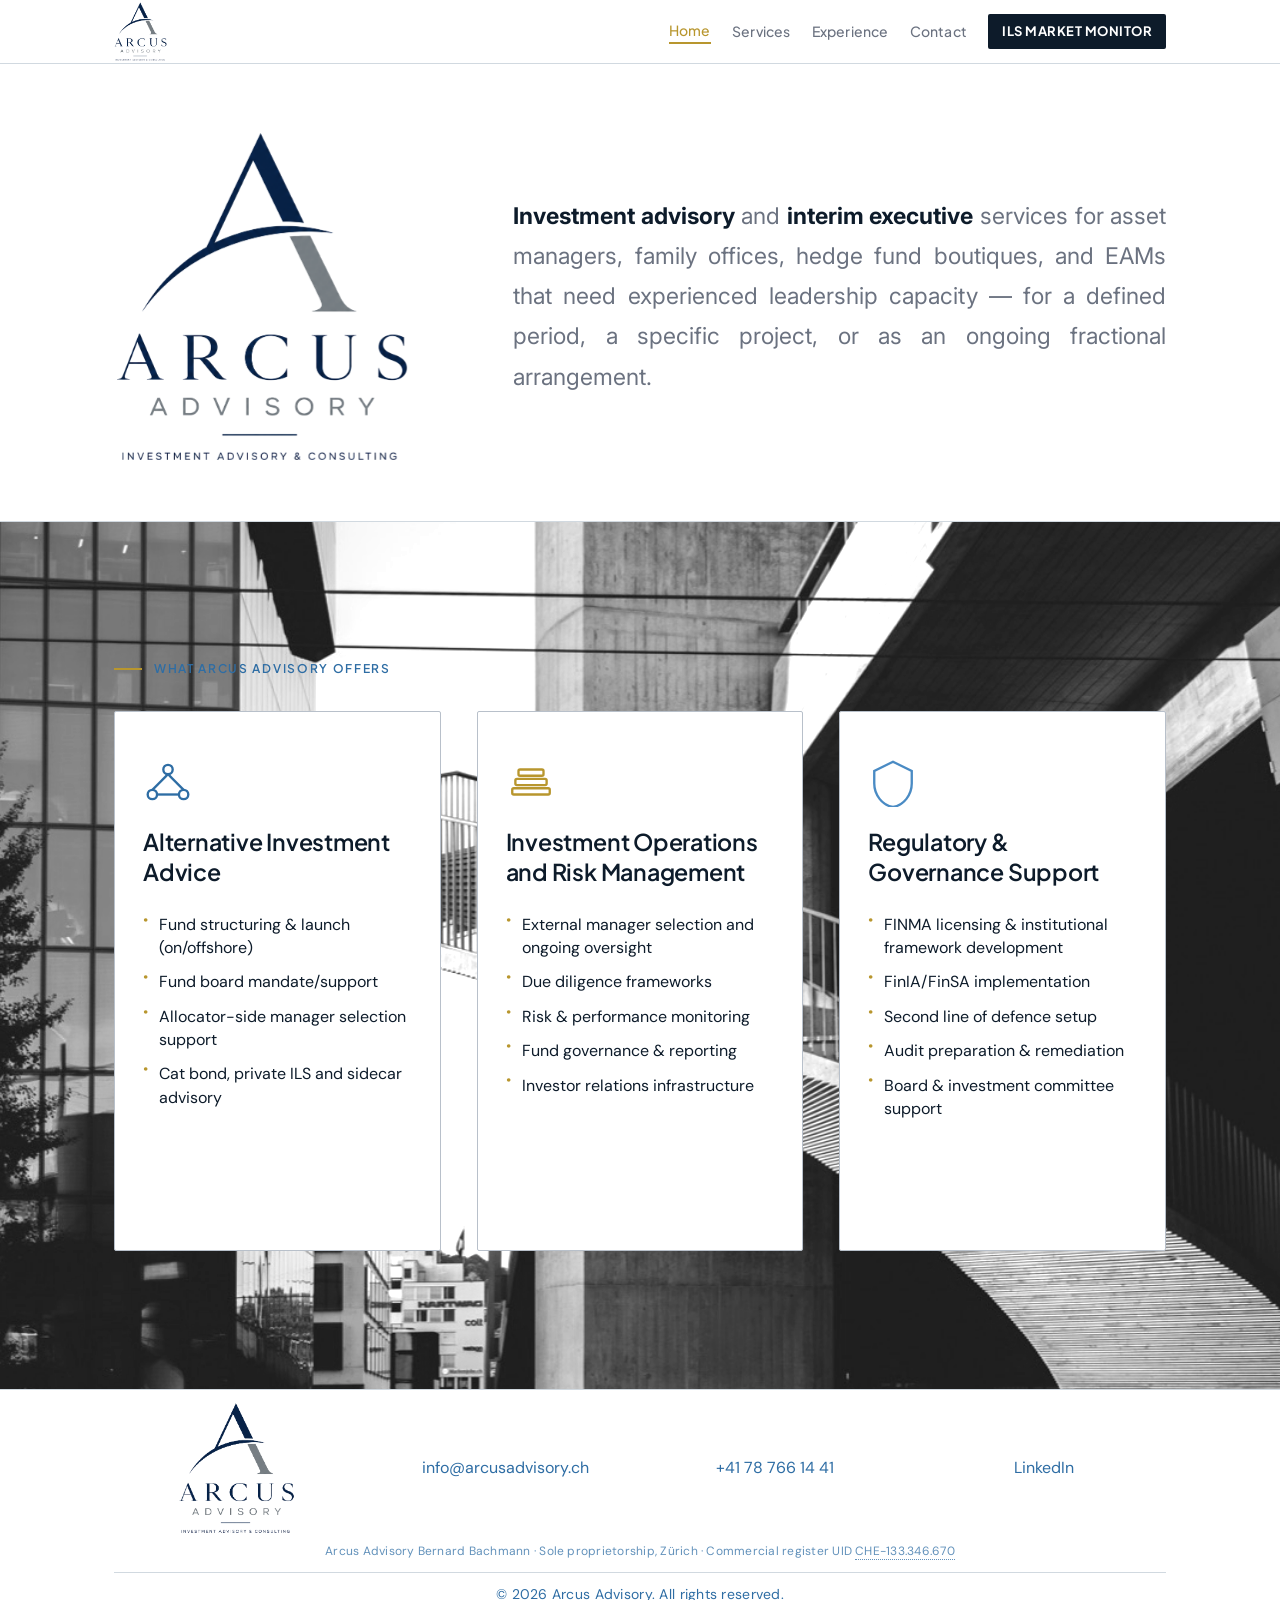
<file: index.html>
<!DOCTYPE html>
<html lang="en">
<head>
  <meta charset="UTF-8">
  <meta name="viewport" content="width=device-width, initial-scale=1.0">
  <meta name="description" content="Arcus Advisory — Investment advisory and interim executive services for asset managers, family offices, and EAMs in Switzerland.">
  <title>Arcus Advisory</title>
  <link rel="stylesheet" href="style.css">
</head>
<body>

  <header class="site-header">
    <div class="header-inner">
      <a href="index.html" class="logo-link" aria-label="Arcus Advisory — Home">
        <img src="arcus-logo.png" alt="Arcus Advisory" class="logo"
             onerror="this.style.display='none'; this.nextElementSibling.style.display='block';">
        <span class="logo-fallback" style="display:none;">Arcus Advisory</span>
      </a>
      <nav class="site-nav" aria-label="Main navigation">
        <a href="index.html" class="active">Home</a>
        <a href="services.html">Services</a>
        <a href="cv.html">Experience</a>
        <a href="contact.html">Contact</a>
        <a href="/ils-monitor" class="nav-cta" target="_blank" rel="noopener noreferrer">ILS Market Monitor</a>
      </nav>
    </div>
  </header>

  <main>

    <section class="hero hero-clean">
      <div class="container hero-inner">
        <div class="hero-logo-col">
          <img src="arcus-logo.png" alt="Arcus Advisory" class="hero-logo"
               onerror="this.style.display='none'; this.nextElementSibling.style.display='block';">
          <span class="hero-logo-fallback" style="display:none;">Arcus Advisory</span>
        </div>
        <div class="hero-content-col">
          <p class="hero-intro">
            <strong class="hero-emphasis">Investment advisory</strong> and <strong class="hero-emphasis">interim executive</strong> services for asset managers, family offices, hedge fund boutiques, and EAMs that need experienced leadership capacity — for a defined period, a specific project, or as an ongoing fractional arrangement.
          </p>
        </div>
      </div>
    </section>

    <section class="offer-section offer-section--bg">
      <div class="container">
        <p class="section-label">What Arcus Advisory Offers</p>
        <div class="offer-grid">

          <div class="offer-col">
            <svg class="offer-icon" viewBox="0 0 32 32" fill="none" stroke="currentColor" stroke-width="1.5" aria-hidden="true">
              <circle cx="16" cy="8" r="3"/>
              <circle cx="6" cy="24" r="3"/>
              <circle cx="26" cy="24" r="3"/>
              <line x1="16" y1="11" x2="6" y2="21"/>
              <line x1="16" y1="11" x2="26" y2="21"/>
              <line x1="9" y1="24" x2="23" y2="24"/>
            </svg>
            <h3>Alternative Investment Advice</h3>
            <ul>
              <li>Fund structuring &amp; launch (on/offshore)</li>
              <li>Fund board mandate/support</li>
              <li>Allocator-side manager selection support</li>
              <li>Cat bond, private ILS and sidecar advisory</li>
            </ul>
          </div>

          <div class="offer-col">
            <svg class="offer-icon" viewBox="0 0 32 32" fill="none" stroke="currentColor" stroke-width="1.5" aria-hidden="true">
              <rect x="4" y="20" width="24" height="4" rx="1"/>
              <rect x="6" y="14" width="20" height="4" rx="1"/>
              <rect x="8" y="8" width="16" height="4" rx="1"/>
            </svg>
            <h3><span class="offer-title-keep">Investment Operations</span> and Risk Management</h3>
            <ul>
              <li>External manager selection and ongoing oversight</li>
              <li>Due diligence frameworks</li>
              <li>Risk &amp; performance monitoring</li>
              <li>Fund governance &amp; reporting</li>
              <li>Investor relations infrastructure</li>
            </ul>
          </div>

          <div class="offer-col">
            <svg class="offer-icon" viewBox="0 0 32 32" fill="none" stroke="currentColor" stroke-width="1.5" aria-hidden="true">
              <path d="M16 3L4 9v8c0 7.2 5.1 13.9 12 15 6.9-1.1 12-7.8 12-15V9L16 3z"/>
            </svg>
            <h3>Regulatory &amp; Governance Support</h3>
            <ul>
              <li>FINMA licensing &amp; institutional framework development</li>
              <li>FinIA/FinSA implementation</li>
              <li>Second line of defence setup</li>
              <li>Audit preparation &amp; remediation</li>
              <li>Board &amp; investment committee support</li>
            </ul>
          </div>

        </div>
      </div>
    </section>

  </main>

  <footer class="site-footer">
    <div class="container">
      <div class="footer-grid footer-grid--home">
        <div class="footer-item footer-logo">
          <img src="arcus-logo.png" alt="Arcus Advisory" class="logo"
               onerror="this.style.display='none'; this.nextElementSibling.style.display='block';">
          <span class="logo-fallback" style="display:none;">Arcus Advisory</span>
        </div>
        <div class="footer-item">
          <a href="mailto:info@arcusadvisory.ch">info@arcusadvisory.ch</a>
        </div>
        <div class="footer-item">
          <a href="tel:+41787661441">+41 78 766 14 41</a>
        </div>
        <div class="footer-item">
          <a href="https://www.linkedin.com/in/bernard-bachmann/" target="_blank" rel="noopener noreferrer">LinkedIn</a>
        </div>
      </div>
      <div class="footer-legal">
        <p>Arcus Advisory Bernard Bachmann · Sole proprietorship, Zürich · Commercial register UID <a href="https://www.uid.admin.ch/Detail.aspx?uid_id=CHE133346670" target="_blank" rel="noopener noreferrer">CHE-133.346.670</a></p>
      </div>
      <div class="footer-bottom">
        <p>© 2026 Arcus Advisory. All rights reserved.</p>
      </div>
    </div>
  </footer>

</body>
</html>
</file>
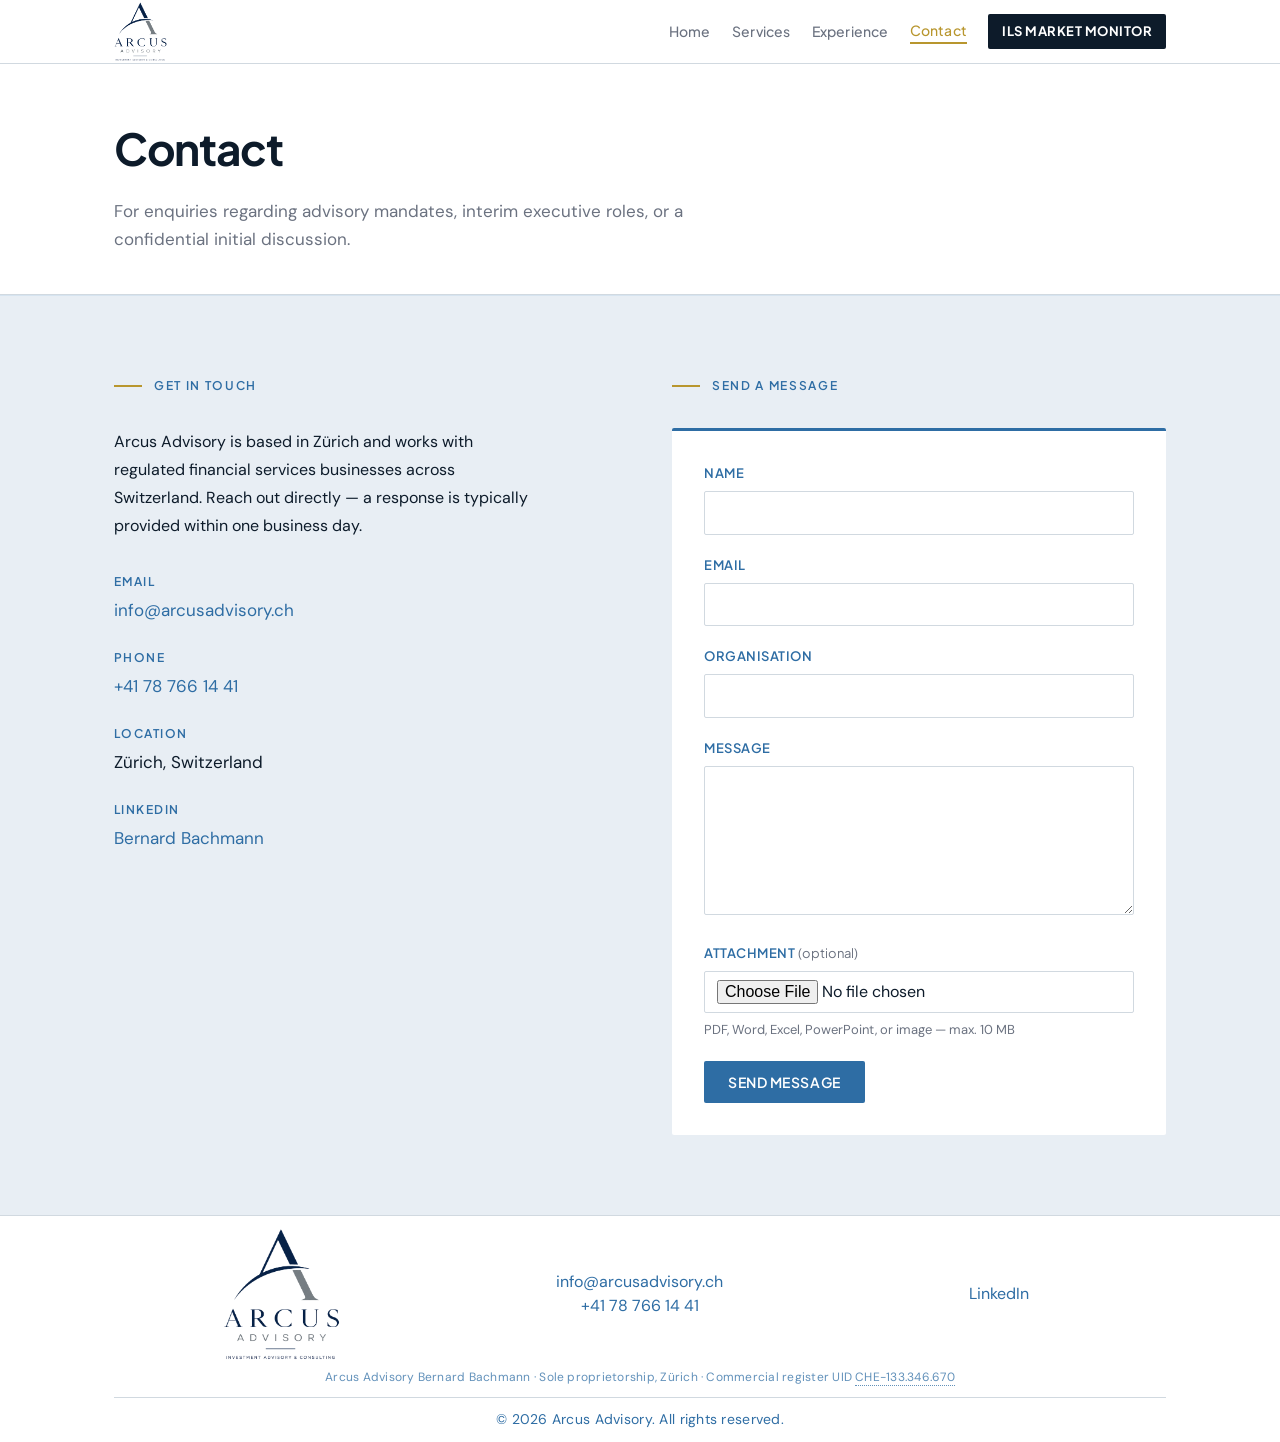
<file: contact.html>
<!DOCTYPE html>
<html lang="en">
<head>
  <meta charset="UTF-8">
  <meta name="viewport" content="width=device-width, initial-scale=1.0">
  <meta name="description" content="Contact Arcus Advisory — Investment advisory and interim executive services in Zürich, Switzerland.">
  <title>Contact — Arcus Advisory</title>
  <link rel="stylesheet" href="style.css">
</head>
<body>

  <header class="site-header">
    <div class="header-inner">
      <a href="index.html" class="logo-link" aria-label="Arcus Advisory — Home">
        <img src="arcus-logo.png" alt="Arcus Advisory" class="logo"
             onerror="this.style.display='none'; this.nextElementSibling.style.display='block';">
        <span class="logo-fallback" style="display:none;">Arcus Advisory</span>
      </a>
      <nav class="site-nav" aria-label="Main navigation">
        <a href="index.html">Home</a>
        <a href="services.html">Services</a>
        <a href="cv.html">Experience</a>
        <a href="contact.html" class="active">Contact</a>
        <a href="/ils-monitor" class="nav-cta" target="_blank" rel="noopener noreferrer">ILS Market Monitor</a>
      </nav>
    </div>
  </header>

  <main>

    <section class="contact-title-section">
      <div class="container">
        <h1 class="contact-title">Contact</h1>
        <p class="contact-subtitle">For enquiries regarding advisory mandates, interim executive roles, or a confidential initial discussion.</p>
      </div>
    </section>

    <section class="bg-pale">
      <div class="container">
        <div class="contact-grid">

          <div class="contact-details">
            <p class="section-label">Get in Touch</p>
            <p class="contact-intro">Arcus Advisory is based in Zürich and works with regulated financial services businesses across Switzerland. Reach out directly — a response is typically provided within one business day.</p>

            <dl class="contact-list">
              <div class="contact-item">
                <dt>Email</dt>
                <dd><a href="mailto:info@arcusadvisory.ch">info@arcusadvisory.ch</a></dd>
              </div>
              <div class="contact-item">
                <dt>Phone</dt>
                <dd><a href="tel:+41787661441">+41 78 766 14 41</a></dd>
              </div>
              <div class="contact-item">
                <dt>Location</dt>
                <dd>Zürich, Switzerland</dd>
              </div>
              <div class="contact-item">
                <dt>LinkedIn</dt>
                <dd><a href="https://www.linkedin.com/in/bernard-bachmann/" target="_blank" rel="noopener noreferrer">Bernard Bachmann</a></dd>
              </div>
            </dl>
          </div>

          <div class="contact-form-wrap">
            <p class="section-label">Send a Message</p>
            <form class="contact-form" id="contact-form" method="post" enctype="multipart/form-data" novalidate>
              <div class="form-row">
                <label for="name">Name</label>
                <input type="text" id="name" name="name" required autocomplete="name">
              </div>
              <div class="form-row">
                <label for="email">Email</label>
                <input type="email" id="email" name="email" required autocomplete="email">
              </div>
              <div class="form-row">
                <label for="organisation">Organisation</label>
                <input type="text" id="organisation" name="organisation" autocomplete="organization">
              </div>
              <div class="form-row">
                <label for="message">Message</label>
                <textarea id="message" name="message" rows="6" required></textarea>
              </div>
              <div class="form-row">
                <label for="attachment">Attachment <span class="form-optional">(optional)</span></label>
                <input type="file" id="attachment" name="attachment" accept=".pdf,.doc,.docx,.xls,.xlsx,.ppt,.pptx,.txt,.png,.jpg,.jpeg">
                <p class="form-hint">PDF, Word, Excel, PowerPoint, or image — max. 10 MB</p>
              </div>
              <p class="form-status" id="form-status" role="status" aria-live="polite" hidden></p>
              <button type="submit" class="form-submit" id="form-submit">Send message</button>
            </form>
          </div>

        </div>
      </div>
    </section>

  </main>

  <footer class="site-footer">
    <div class="container">
      <div class="footer-grid">
        <div class="footer-col">
          <img src="arcus-logo.png" alt="Arcus Advisory" class="logo"
               onerror="this.style.display='none'; this.nextElementSibling.style.display='block';">
          <span class="logo-fallback" style="display:none;">Arcus Advisory</span>
        </div>
        <div class="footer-col">
          <p><a href="mailto:info@arcusadvisory.ch">info@arcusadvisory.ch</a></p>
          <p><a href="tel:+41787661441">+41 78 766 14 41</a></p>
        </div>
        <div class="footer-col">
          <p><a href="https://www.linkedin.com/in/bernard-bachmann/" target="_blank" rel="noopener noreferrer">LinkedIn</a></p>
        </div>
      </div>
      <div class="footer-legal">
        <p>Arcus Advisory Bernard Bachmann · Sole proprietorship, Zürich · Commercial register UID <a href="https://www.uid.admin.ch/Detail.aspx?uid_id=CHE133346670" target="_blank" rel="noopener noreferrer">CHE-133.346.670</a></p>
      </div>
      <div class="footer-bottom">
        <p>© 2026 Arcus Advisory. All rights reserved.</p>
      </div>
    </div>
  </footer>

  <script>
    (function () {
      var endpoint = 'https://formsubmit.co/ajax/info@arcusadvisory.ch';
      var form = document.getElementById('contact-form');
      var submitBtn = document.getElementById('form-submit');
      var statusEl = document.getElementById('form-status');
      var fileInput = document.getElementById('attachment');
      var maxFileSize = 10 * 1024 * 1024;

      form.addEventListener('submit', function (e) {
        e.preventDefault();

        statusEl.hidden = true;
        statusEl.className = 'form-status';

        if (fileInput.files[0] && fileInput.files[0].size > maxFileSize) {
          showStatus('File must be 10 MB or smaller.', 'error');
          return;
        }

        var formData = new FormData(form);
        formData.append('_subject', 'Arcus Advisory — website enquiry');
        formData.append('_captcha', 'false');
        formData.append('_template', 'table');

        setLoading(true);

        fetch(endpoint, {
          method: 'POST',
          body: formData,
          headers: { Accept: 'application/json' }
        })
          .then(function (response) {
            return response.json().then(function (data) {
              if (response.ok && (data.success === 'true' || data.success === true)) {
                form.reset();
                showStatus('Thank you. Your message has been sent — we will respond within one business day.', 'success');
              } else {
                showStatus(data.message || 'Something went wrong. Please try again or email info@arcusadvisory.ch directly.', 'error');
              }
            });
          })
          .catch(function () {
            showStatus('Unable to send at this time. Please email info@arcusadvisory.ch directly.', 'error');
          })
          .finally(function () {
            setLoading(false);
          });
      });

      function showStatus(message, type) {
        statusEl.textContent = message;
        statusEl.className = 'form-status form-status--' + type;
        statusEl.hidden = false;
      }

      function setLoading(loading) {
        submitBtn.disabled = loading;
        submitBtn.textContent = loading ? 'Sending…' : 'Send message';
      }
    })();
  </script>

</body>
</html>
</file>
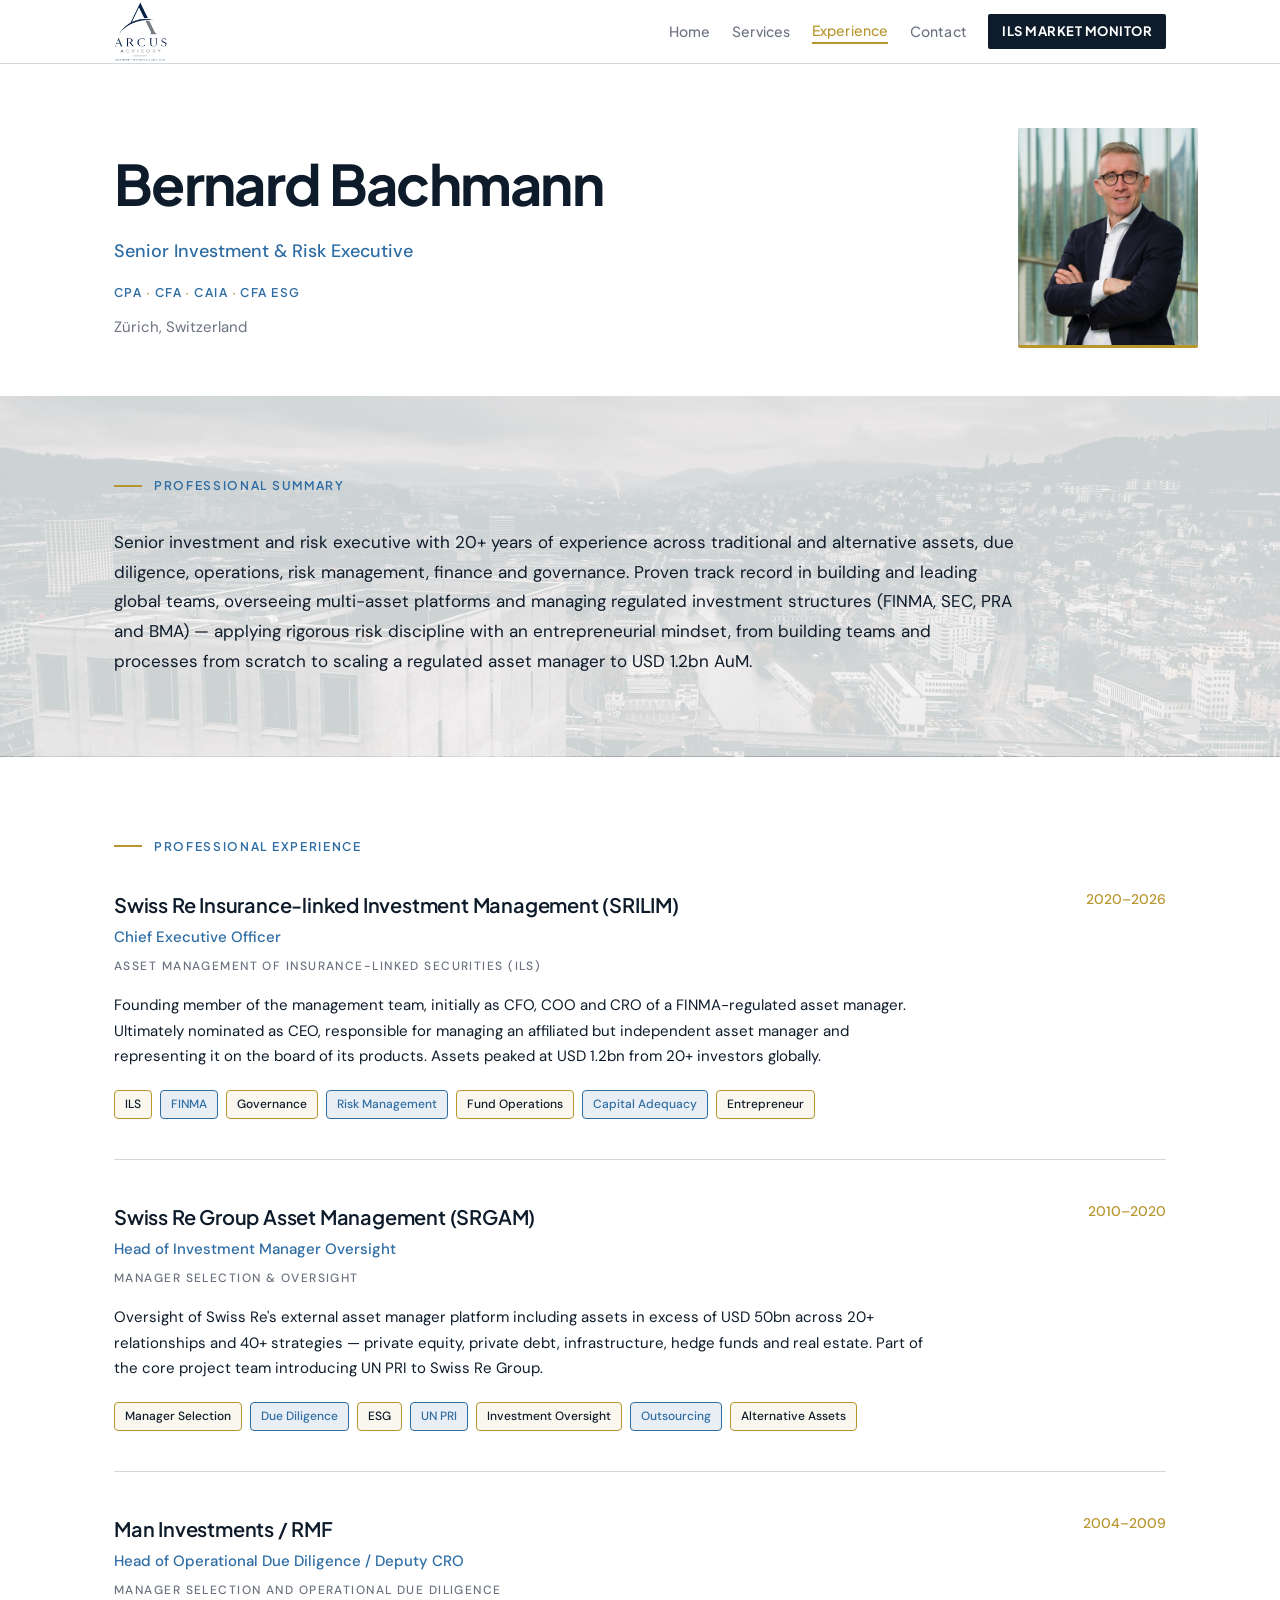
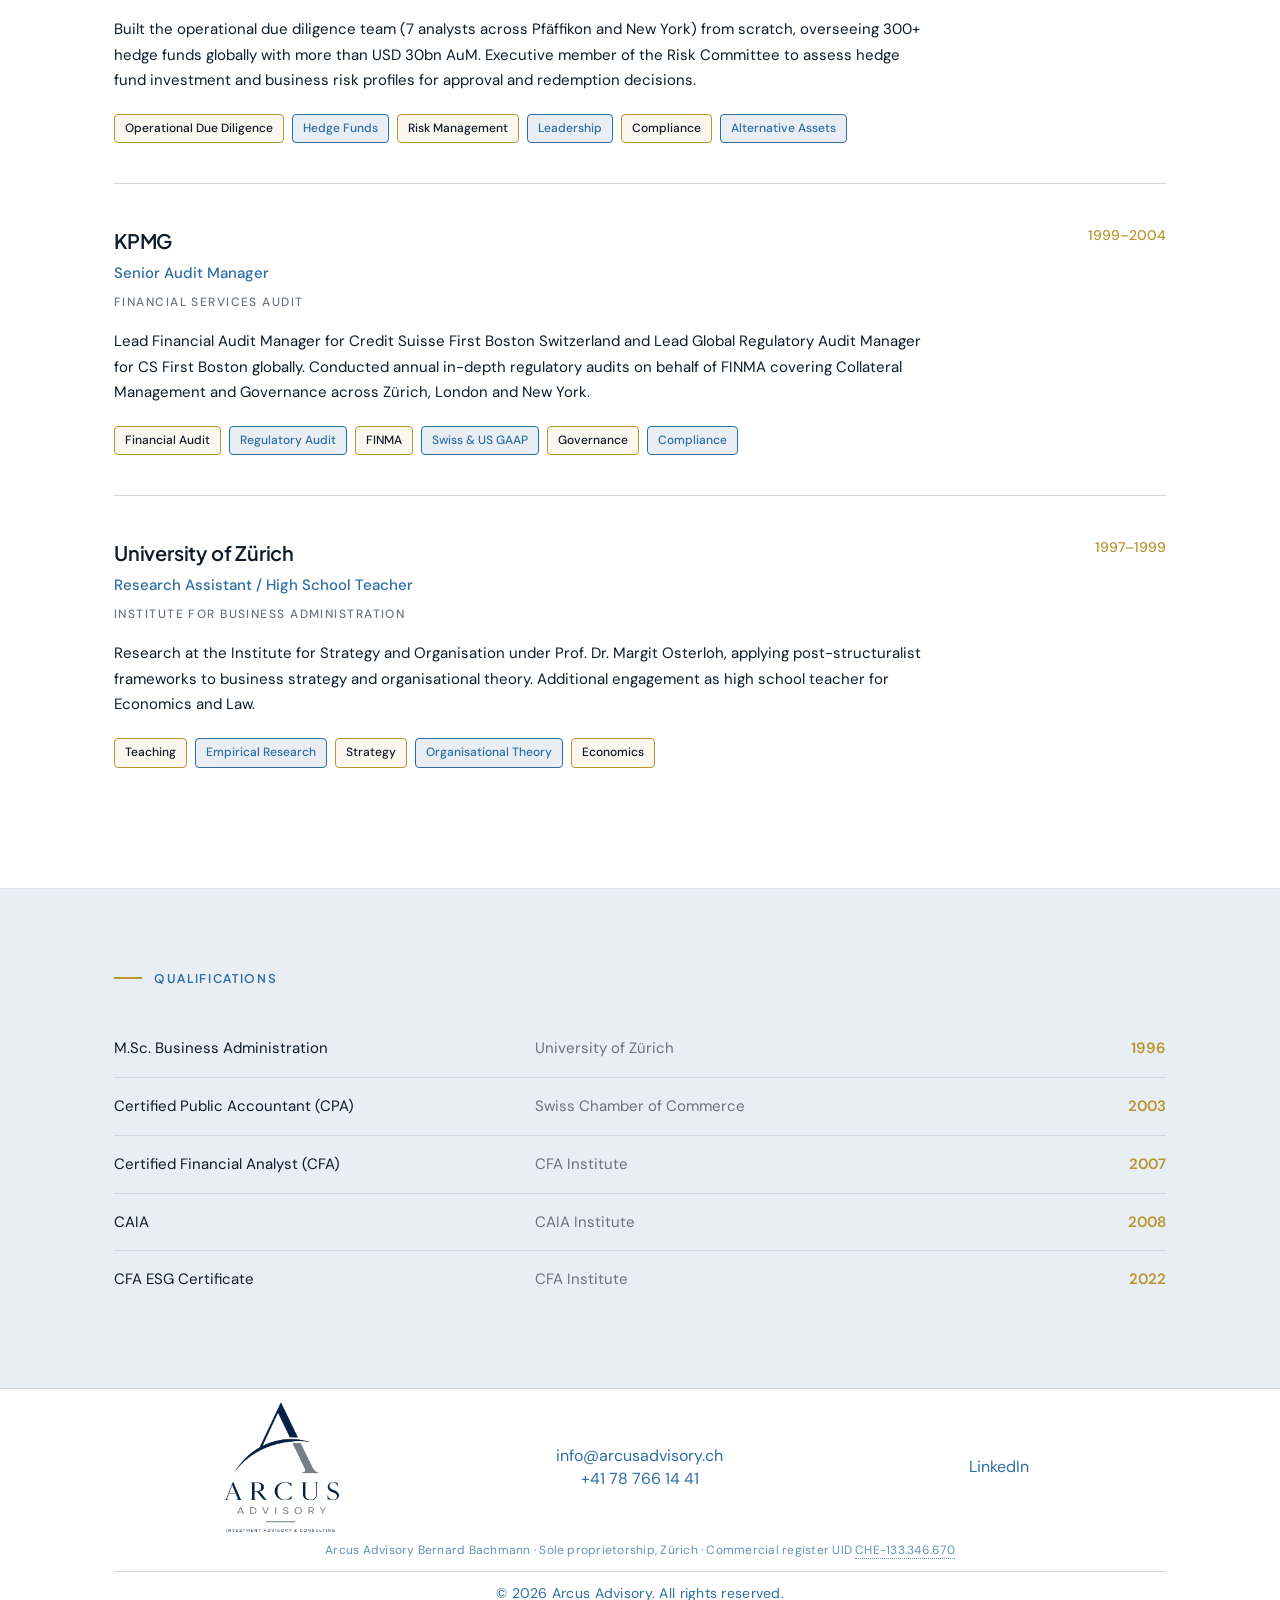
<file: cv.html>
<!DOCTYPE html>
<html lang="en">
<head>
  <meta charset="UTF-8">
  <meta name="viewport" content="width=device-width, initial-scale=1.0">
  <meta name="description" content="Bernard Bachmann — Senior Investment &amp; Risk Executive. Full professional experience and qualifications.">
  <title>Experience — Arcus Advisory</title>
  <link rel="stylesheet" href="style.css">
</head>
<body>

  <header class="site-header">
    <div class="header-inner">
      <a href="index.html" class="logo-link" aria-label="Arcus Advisory — Home">
        <img src="arcus-logo.png" alt="Arcus Advisory" class="logo"
             onerror="this.style.display='none'; this.nextElementSibling.style.display='block';">
        <span class="logo-fallback" style="display:none;">Arcus Advisory</span>
      </a>
      <nav class="site-nav" aria-label="Main navigation">
        <a href="index.html">Home</a>
        <a href="services.html">Services</a>
        <a href="cv.html" class="active">Experience</a>
        <a href="contact.html">Contact</a>
        <a href="/ils-monitor" class="nav-cta" target="_blank" rel="noopener noreferrer">ILS Market Monitor</a>
      </nav>
    </div>
  </header>

  <main>

    <section class="cv-title-section">
      <div class="container">
        <div class="cv-title-grid">
          <div class="cv-info-col">
            <h1 class="cv-name">Bernard Bachmann</h1>
            <p class="cv-subline">Senior Investment &amp; Risk Executive</p>
            <p class="credential-row cv-credentials">CPA <span class="sep">·</span> CFA <span class="sep">·</span> CAIA <span class="sep">·</span> CFA ESG</p>
            <p class="cv-location">Zürich, Switzerland</p>
          </div>
          <div class="cv-photo-col">
            <img src="bernie-pic.png" alt="Bernard Bachmann" class="profile"
                 onerror="this.parentElement.style.display='none';">
          </div>
        </div>
      </div>
    </section>

    <section class="bg-pale cv-summary-section">
      <div class="container">
        <p class="section-label">Professional Summary</p>
        <p class="cv-summary-text">Senior investment and risk executive with 20+ years of experience across traditional and alternative assets, due diligence, operations, risk management, finance and governance. Proven track record in building and leading global teams, overseeing multi-asset platforms and managing regulated investment structures (FINMA, SEC, PRA and BMA) — applying rigorous risk discipline with an entrepreneurial mindset, from building teams and processes from scratch to scaling a regulated asset manager to USD 1.2bn AuM.</p>
      </div>
    </section>

    <section class="bg-white">
      <div class="container">
        <p class="section-label">Professional Experience</p>

        <article class="experience-block">
          <div class="exp-top-row">
            <div>
              <h2 class="exp-company">Swiss Re Insurance-linked Investment Management (SRILIM)</h2>
              <p class="exp-role">Chief Executive Officer</p>
            </div>
            <p class="exp-dates">2020–2026</p>
          </div>
          <p class="exp-function">Asset Management of Insurance-linked Securities (ILS)</p>
          <p class="exp-body">Founding member of the management team, initially as CFO, COO and CRO of a FINMA-regulated asset manager. Ultimately nominated as CEO, responsible for managing an affiliated but independent asset manager and representing it on the board of its products. Assets peaked at USD 1.2bn from 20+ investors globally.</p>
          <div class="skill-tags">
            <span class="skill-tag">ILS</span>
            <span class="skill-tag">FINMA</span>
            <span class="skill-tag">Governance</span>
            <span class="skill-tag">Risk Management</span>
            <span class="skill-tag">Fund Operations</span>
            <span class="skill-tag">Capital Adequacy</span>
            <span class="skill-tag">Entrepreneur</span>
          </div>
        </article>

        <article class="experience-block">
          <div class="exp-top-row">
            <div>
              <h2 class="exp-company">Swiss Re Group Asset Management (SRGAM)</h2>
              <p class="exp-role">Head of Investment Manager Oversight</p>
            </div>
            <p class="exp-dates">2010–2020</p>
          </div>
          <p class="exp-function">Manager Selection &amp; Oversight</p>
          <p class="exp-body">Oversight of Swiss Re's external asset manager platform including assets in excess of USD 50bn across 20+ relationships and 40+ strategies — private equity, private debt, infrastructure, hedge funds and real estate. Part of the core project team introducing UN PRI to Swiss Re Group.</p>
          <div class="skill-tags">
            <span class="skill-tag">Manager Selection</span>
            <span class="skill-tag">Due Diligence</span>
            <span class="skill-tag">ESG</span>
            <span class="skill-tag">UN PRI</span>
            <span class="skill-tag">Investment Oversight</span>
            <span class="skill-tag">Outsourcing</span>
            <span class="skill-tag">Alternative Assets</span>
          </div>
        </article>

        <article class="experience-block">
          <div class="exp-top-row">
            <div>
              <h2 class="exp-company">Man Investments / RMF</h2>
              <p class="exp-role">Head of Operational Due Diligence / Deputy CRO</p>
            </div>
            <p class="exp-dates">2004–2009</p>
          </div>
          <p class="exp-function">Manager Selection and Operational Due Diligence</p>
          <p class="exp-body">Built the operational due diligence team (7 analysts across Pfäffikon and New York) from scratch, overseeing 300+ hedge funds globally with more than USD 30bn AuM. Executive member of the Risk Committee to assess hedge fund investment and business risk profiles for approval and redemption decisions.</p>
          <div class="skill-tags">
            <span class="skill-tag">Operational Due Diligence</span>
            <span class="skill-tag">Hedge Funds</span>
            <span class="skill-tag">Risk Management</span>
            <span class="skill-tag">Leadership</span>
            <span class="skill-tag">Compliance</span>
            <span class="skill-tag">Alternative Assets</span>
          </div>
        </article>

        <article class="experience-block">
          <div class="exp-top-row">
            <div>
              <h2 class="exp-company">KPMG</h2>
              <p class="exp-role">Senior Audit Manager</p>
            </div>
            <p class="exp-dates">1999–2004</p>
          </div>
          <p class="exp-function">Financial Services Audit</p>
          <p class="exp-body">Lead Financial Audit Manager for Credit Suisse First Boston Switzerland and Lead Global Regulatory Audit Manager for CS First Boston globally. Conducted annual in-depth regulatory audits on behalf of FINMA covering Collateral Management and Governance across Zürich, London and New York.</p>
          <div class="skill-tags">
            <span class="skill-tag">Financial Audit</span>
            <span class="skill-tag">Regulatory Audit</span>
            <span class="skill-tag">FINMA</span>
            <span class="skill-tag">Swiss &amp; US GAAP</span>
            <span class="skill-tag">Governance</span>
            <span class="skill-tag">Compliance</span>
          </div>
        </article>

        <article class="experience-block">
          <div class="exp-top-row">
            <div>
              <h2 class="exp-company">University of Zürich</h2>
              <p class="exp-role">Research Assistant / High School Teacher</p>
            </div>
            <p class="exp-dates">1997–1999</p>
          </div>
          <p class="exp-function">Institute for Business Administration</p>
          <p class="exp-body">Research at the Institute for Strategy and Organisation under Prof. Dr. Margit Osterloh, applying post-structuralist frameworks to business strategy and organisational theory. Additional engagement as high school teacher for Economics and Law.</p>
          <div class="skill-tags">
            <span class="skill-tag">Teaching</span>
            <span class="skill-tag">Empirical Research</span>
            <span class="skill-tag">Strategy</span>
            <span class="skill-tag">Organisational Theory</span>
            <span class="skill-tag">Economics</span>
          </div>
        </article>

      </div>
    </section>

    <section class="bg-pale">
      <div class="container">
        <p class="section-label">Qualifications</p>
        <table class="qual-table">
          <tbody>
            <tr>
              <td class="qual-name">M.Sc. Business Administration</td>
              <td class="qual-institution">University of Zürich</td>
              <td class="qual-year">1996</td>
            </tr>
            <tr>
              <td class="qual-name">Certified Public Accountant (CPA)</td>
              <td class="qual-institution">Swiss Chamber of Commerce</td>
              <td class="qual-year">2003</td>
            </tr>
            <tr>
              <td class="qual-name">Certified Financial Analyst (CFA)</td>
              <td class="qual-institution">CFA Institute</td>
              <td class="qual-year">2007</td>
            </tr>
            <tr>
              <td class="qual-name">CAIA</td>
              <td class="qual-institution">CAIA Institute</td>
              <td class="qual-year">2008</td>
            </tr>
            <tr>
              <td class="qual-name">CFA ESG Certificate</td>
              <td class="qual-institution">CFA Institute</td>
              <td class="qual-year">2022</td>
            </tr>
          </tbody>
        </table>
      </div>
    </section>

  </main>

  <footer class="site-footer">
    <div class="container">
      <div class="footer-grid">
        <div class="footer-col">
          <img src="arcus-logo.png" alt="Arcus Advisory" class="logo"
               onerror="this.style.display='none'; this.nextElementSibling.style.display='block';">
          <span class="logo-fallback" style="display:none;">Arcus Advisory</span>
        </div>
        <div class="footer-col">
          <p><a href="mailto:info@arcusadvisory.ch">info@arcusadvisory.ch</a></p>
          <p><a href="tel:+41787661441">+41 78 766 14 41</a></p>
        </div>
        <div class="footer-col">
          <p><a href="https://www.linkedin.com/in/bernard-bachmann/" target="_blank" rel="noopener noreferrer">LinkedIn</a></p>
        </div>
      </div>
      <div class="footer-legal">
        <p>Arcus Advisory Bernard Bachmann · Sole proprietorship, Zürich · Commercial register UID <a href="https://www.uid.admin.ch/Detail.aspx?uid_id=CHE133346670" target="_blank" rel="noopener noreferrer">CHE-133.346.670</a></p>
      </div>
      <div class="footer-bottom">
        <p>© 2026 Arcus Advisory. All rights reserved.</p>
      </div>
    </div>
  </footer>

</body>
</html>
</file>
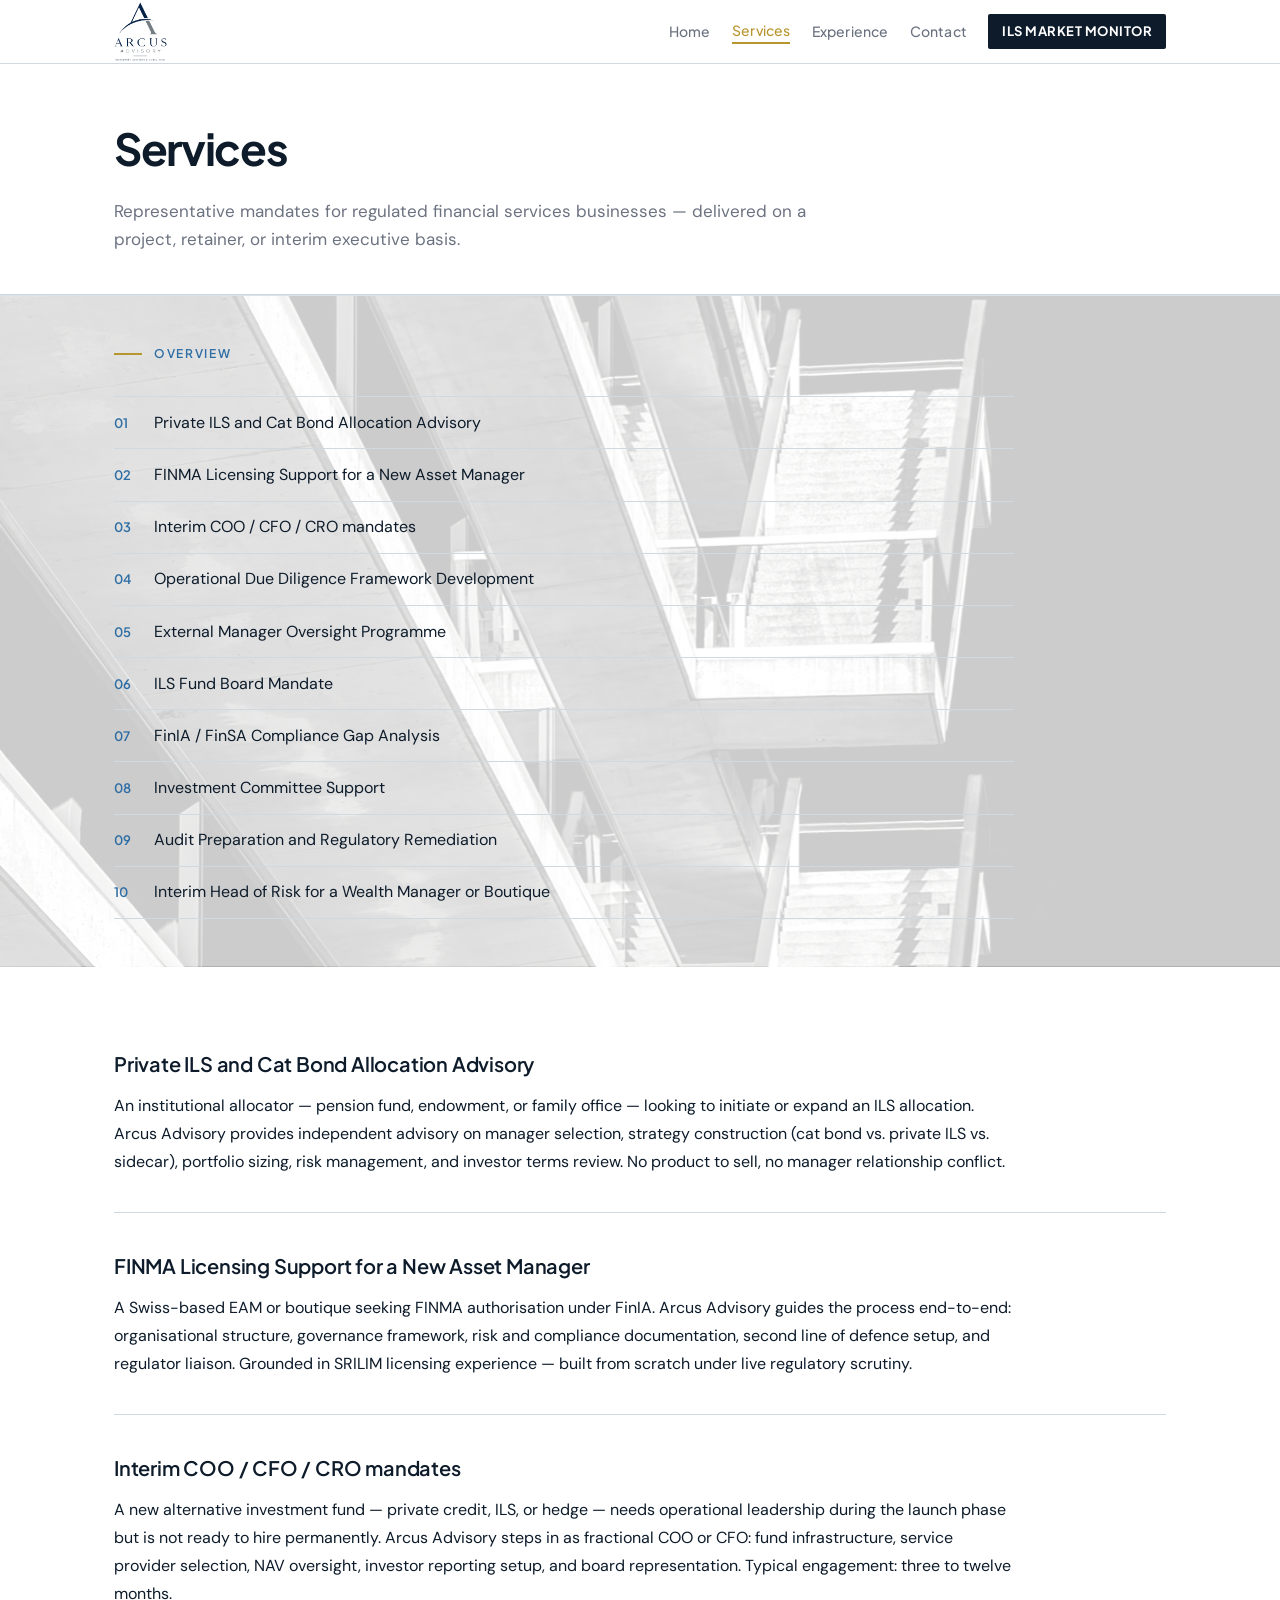
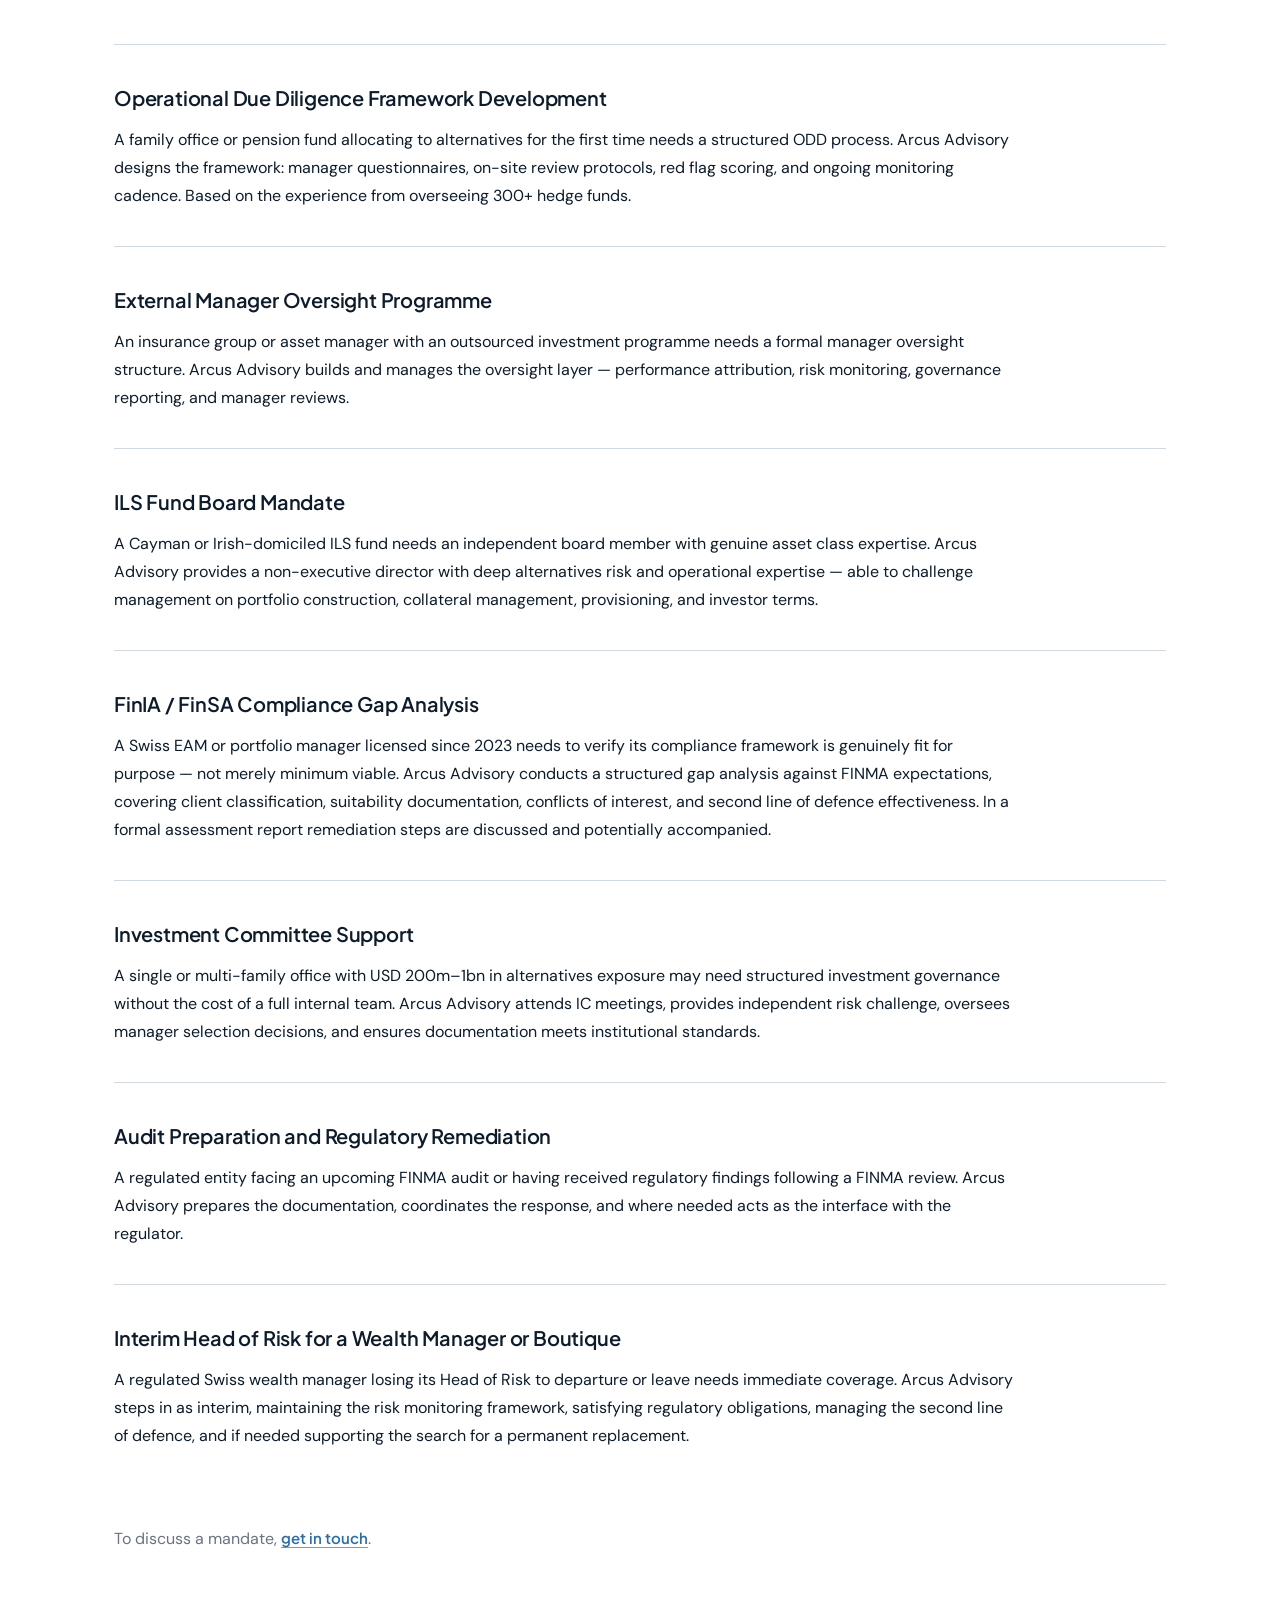
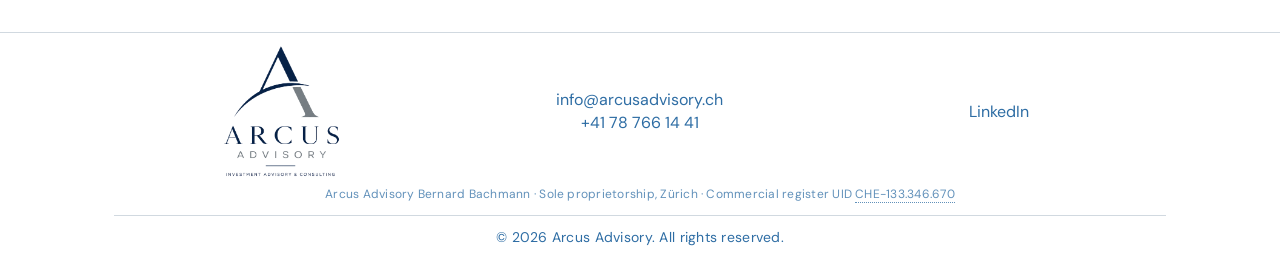
<file: services.html>
<!DOCTYPE html>
<html lang="en">
<head>
  <meta charset="UTF-8">
  <meta name="viewport" content="width=device-width, initial-scale=1.0">
  <meta name="description" content="Arcus Advisory services — FINMA licensing, interim executive mandates, manager oversight, ILS governance, and regulatory advisory in Switzerland.">
  <title>Services — Arcus Advisory</title>
  <link rel="stylesheet" href="style.css">
</head>
<body>

  <header class="site-header">
    <div class="header-inner">
      <a href="index.html" class="logo-link" aria-label="Arcus Advisory — Home">
        <img src="arcus-logo.png" alt="Arcus Advisory" class="logo"
             onerror="this.style.display='none'; this.nextElementSibling.style.display='block';">
        <span class="logo-fallback" style="display:none;">Arcus Advisory</span>
      </a>
      <nav class="site-nav" aria-label="Main navigation">
        <a href="index.html">Home</a>
        <a href="services.html" class="active">Services</a>
        <a href="cv.html">Experience</a>
        <a href="contact.html">Contact</a>
        <a href="/ils-monitor" class="nav-cta" target="_blank" rel="noopener noreferrer">ILS Market Monitor</a>
      </nav>
    </div>
  </header>

  <main>

    <section class="services-title-section">
      <div class="container">
        <h1 class="services-title">Services</h1>
        <p class="services-subtitle">Representative mandates for regulated financial services businesses — delivered on a project, retainer, or interim executive basis.</p>
      </div>
    </section>

    <section class="bg-pale services-overview-section">
      <div class="container">
        <p class="section-label">Overview</p>
        <ol class="services-overview">
          <li><a href="#ils-allocation">Private ILS and Cat Bond Allocation Advisory</a></li>
          <li><a href="#finma-licensing">FINMA Licensing Support for a New Asset Manager</a></li>
          <li><a href="#interim-coo-cfo">Interim COO / CFO / CRO mandates</a></li>
          <li><a href="#odd-framework">Operational Due Diligence Framework Development</a></li>
          <li><a href="#manager-oversight">External Manager Oversight Programme</a></li>
          <li><a href="#ils-board">ILS Fund Board Mandate</a></li>
          <li><a href="#finia-finsa">FinIA / FinSA Compliance Gap Analysis</a></li>
          <li><a href="#investment-committee">Investment Committee Support</a></li>
          <li><a href="#audit-remediation">Audit Preparation and Regulatory Remediation</a></li>
          <li><a href="#interim-head-risk">Interim Head of Risk for a Wealth Manager or Boutique</a></li>
        </ol>
      </div>
    </section>

    <section class="bg-white">
      <div class="container">

        <article class="service-block" id="ils-allocation">
          <h2 class="service-name">Private ILS and Cat Bond Allocation Advisory</h2>
          <p class="service-body">An institutional allocator — pension fund, endowment, or family office — looking to initiate or expand an ILS allocation. Arcus Advisory provides independent advisory on manager selection, strategy construction (cat bond vs. private ILS vs. sidecar), portfolio sizing, risk management, and investor terms review. No product to sell, no manager relationship conflict.</p>
        </article>

        <article class="service-block" id="finma-licensing">
          <h2 class="service-name">FINMA Licensing Support for a New Asset Manager</h2>
          <p class="service-body">A Swiss-based EAM or boutique seeking FINMA authorisation under FinIA. Arcus Advisory guides the process end-to-end: organisational structure, governance framework, risk and compliance documentation, second line of defence setup, and regulator liaison. Grounded in SRILIM licensing experience — built from scratch under live regulatory scrutiny.</p>
        </article>

        <article class="service-block" id="interim-coo-cfo">
          <h2 class="service-name">Interim COO / CFO / CRO mandates</h2>
          <p class="service-body">A new alternative investment fund — private credit, ILS, or hedge — needs operational leadership during the launch phase but is not ready to hire permanently. Arcus Advisory steps in as fractional COO or CFO: fund infrastructure, service provider selection, NAV oversight, investor reporting setup, and board representation. Typical engagement: three to twelve months.</p>
        </article>

        <article class="service-block" id="odd-framework">
          <h2 class="service-name">Operational Due Diligence Framework Development</h2>
          <p class="service-body">A family office or pension fund allocating to alternatives for the first time needs a structured ODD process. Arcus Advisory designs the framework: manager questionnaires, on-site review protocols, red flag scoring, and ongoing monitoring cadence. Based on the experience from overseeing 300+ hedge funds.</p>
        </article>

        <article class="service-block" id="manager-oversight">
          <h2 class="service-name">External Manager Oversight Programme</h2>
          <p class="service-body">An insurance group or asset manager with an outsourced investment programme needs a formal manager oversight structure. Arcus Advisory builds and manages the oversight layer — performance attribution, risk monitoring, governance reporting, and manager reviews.</p>
        </article>

        <article class="service-block" id="ils-board">
          <h2 class="service-name">ILS Fund Board Mandate</h2>
          <p class="service-body">A Cayman or Irish-domiciled ILS fund needs an independent board member with genuine asset class expertise. Arcus Advisory provides a non-executive director with deep alternatives risk and operational expertise — able to challenge management on portfolio construction, collateral management, provisioning, and investor terms.</p>
        </article>

        <article class="service-block" id="finia-finsa">
          <h2 class="service-name">FinIA / FinSA Compliance Gap Analysis</h2>
          <p class="service-body">A Swiss EAM or portfolio manager licensed since 2023 needs to verify its compliance framework is genuinely fit for purpose — not merely minimum viable. Arcus Advisory conducts a structured gap analysis against FINMA expectations, covering client classification, suitability documentation, conflicts of interest, and second line of defence effectiveness. In a formal assessment report remediation steps are discussed and potentially accompanied.</p>
        </article>

        <article class="service-block" id="investment-committee">
          <h2 class="service-name">Investment Committee Support</h2>
          <p class="service-body">A single or multi-family office with USD 200m–1bn in alternatives exposure may need structured investment governance without the cost of a full internal team. Arcus Advisory attends IC meetings, provides independent risk challenge, oversees manager selection decisions, and ensures documentation meets institutional standards.</p>
        </article>

        <article class="service-block" id="audit-remediation">
          <h2 class="service-name">Audit Preparation and Regulatory Remediation</h2>
          <p class="service-body">A regulated entity facing an upcoming FINMA audit or having received regulatory findings following a FINMA review. Arcus Advisory prepares the documentation, coordinates the response, and where needed acts as the interface with the regulator.</p>
        </article>

        <article class="service-block" id="interim-head-risk">
          <h2 class="service-name">Interim Head of Risk for a Wealth Manager or Boutique</h2>
          <p class="service-body">A regulated Swiss wealth manager losing its Head of Risk to departure or leave needs immediate coverage. Arcus Advisory steps in as interim, maintaining the risk monitoring framework, satisfying regulatory obligations, managing the second line of defence, and if needed supporting the search for a permanent replacement.</p>
        </article>

        <p class="services-cta">To discuss a mandate, <a href="contact.html" class="text-link">get in touch</a>.</p>

      </div>
    </section>

  </main>

  <footer class="site-footer">
    <div class="container">
      <div class="footer-grid">
        <div class="footer-col">
          <img src="arcus-logo.png" alt="Arcus Advisory" class="logo"
               onerror="this.style.display='none'; this.nextElementSibling.style.display='block';">
          <span class="logo-fallback" style="display:none;">Arcus Advisory</span>
        </div>
        <div class="footer-col">
          <p><a href="mailto:info@arcusadvisory.ch">info@arcusadvisory.ch</a></p>
          <p><a href="tel:+41787661441">+41 78 766 14 41</a></p>
        </div>
        <div class="footer-col">
          <p><a href="https://www.linkedin.com/in/bernard-bachmann/" target="_blank" rel="noopener noreferrer">LinkedIn</a></p>
        </div>
      </div>
      <div class="footer-legal">
        <p>Arcus Advisory Bernard Bachmann · Sole proprietorship, Zürich · Commercial register UID <a href="https://www.uid.admin.ch/Detail.aspx?uid_id=CHE133346670" target="_blank" rel="noopener noreferrer">CHE-133.346.670</a></p>
      </div>
      <div class="footer-bottom">
        <p>© 2026 Arcus Advisory. All rights reserved.</p>
      </div>
    </div>
  </footer>

</body>
</html>
</file>
<file: style.css>
@import url('https://fonts.googleapis.com/css2?family=DM+Sans:ital,opsz,wght@0,9..40,400;0,9..40,500;0,9..40,600;1,9..40,400&family=Inter:wght@400;500;600&family=Plus+Jakarta+Sans:ital,wght@0,400;0,500;0,600;0,700;1,400&display=swap');

:root {
  --navy: #0D1B2A;
  --black: #000000;
  --steel: #2E6DA4;
  --steel-light: #4A8BC4;
  --pale: #E8EEF4;
  --pale-blue: #D6E4F0;
  --white: #FFFFFF;
  --gold: #B8962E;
  --gold-light: #D4AF5A;
  --grey-text: #6B7280;
  --grey-light: #9CA3AF;
  --rule: #D1D9E0;
}

*,
*::before,
*::after {
  box-sizing: border-box;
  margin: 0;
  padding: 0;
}

html {
  scroll-behavior: smooth;
}

body {
  font-family: 'DM Sans', sans-serif;
  font-weight: 400;
  font-size: 1rem;
  line-height: 1.65;
  color: var(--navy);
  background-color: var(--white);
  -webkit-font-smoothing: antialiased;
}

img {
  max-width: 100%;
  display: block;
}

a {
  color: var(--steel);
  text-decoration: none;
  transition: color 0.2s ease;
}

a:hover {
  color: var(--gold);
}

.container {
  max-width: 1100px;
  margin: 0 auto;
  padding-left: 24px;
  padding-right: 24px;
}

/* ── Typography ── */

.section-label {
  font-family: 'Plus Jakarta Sans', sans-serif;
  font-size: 0.75rem;
  font-weight: 600;
  letter-spacing: 0.14em;
  text-transform: uppercase;
  color: var(--steel);
  margin-bottom: 2rem;
  display: flex;
  align-items: center;
  gap: 0.75rem;
}

.section-label::before {
  content: '';
  display: block;
  width: 28px;
  height: 2px;
  background-color: var(--gold);
  flex-shrink: 0;
}

.credential-row {
  font-family: 'Plus Jakarta Sans', sans-serif;
  font-size: 0.75rem;
  font-weight: 600;
  letter-spacing: 0.12em;
  text-transform: uppercase;
  color: var(--steel);
}

.credential-row .sep {
  color: var(--gold);
}

/* ── Header ── */

.site-header {
  position: sticky;
  top: 0;
  z-index: 100;
  background-color: var(--white);
  height: 64px;
  border-bottom: 1px solid var(--rule);
}

.header-inner {
  max-width: 1100px;
  margin: 0 auto;
  padding: 0 24px;
  height: 100%;
  display: flex;
  align-items: center;
  justify-content: space-between;
}

.logo-link {
  display: flex;
  align-items: center;
  flex-shrink: 0;
}

.logo-link:hover {
  opacity: 0.88;
}

img.logo {
  height: 60px;
  width: auto;
  object-fit: contain;
  filter: none;
}
/* Logo shown in original colors on white header. */

.logo-fallback {
  font-family: 'Plus Jakarta Sans', sans-serif;
  font-size: 1rem;
  font-weight: 600;
  color: var(--navy);
  letter-spacing: 0.04em;
  text-transform: uppercase;
}

.site-nav {
  display: flex;
  align-items: center;
  gap: 1.35rem;
}

.site-nav a {
  font-family: 'Plus Jakarta Sans', sans-serif;
  font-size: 0.875rem;
  font-weight: 500;
  color: var(--grey-text);
  letter-spacing: 0.01em;
}

.site-nav a:hover {
  color: var(--navy);
}

.site-nav a.active {
  color: var(--gold);
  box-shadow: inset 0 -2px 0 var(--gold);
  padding-bottom: 2px;
}

.site-nav .nav-disabled {
  font-family: 'Plus Jakarta Sans', sans-serif;
  font-size: 0.875rem;
  font-weight: 500;
  color: #B8BEC8;
  cursor: default;
  letter-spacing: 0.01em;
}

.site-nav a.nav-cta {
  background-color: var(--navy);
  color: var(--white);
  font-weight: 700;
  font-size: 0.8125rem;
  letter-spacing: 0.04em;
  text-transform: uppercase;
  padding: 0.45rem 0.85rem;
  border-radius: 2px;
  box-shadow: none;
}

.site-nav a.nav-cta:hover {
  background-color: var(--steel);
  color: var(--white);
}

/* ── Sections ── */

section {
  padding: 80px 0;
}

section.bg-pale {
  background-color: var(--pale);
  border-top: 1px solid var(--pale-blue);
}

section.offer-section {
  padding: calc(100px + 1cm) 0;
}

section.offer-section--bg {
  position: relative;
  overflow: hidden;
  background-color: var(--white);
  border-top: none;
}

section.offer-section--bg::after {
  content: '';
  position: absolute;
  inset: 0;
  background-image: url('zuri-west.jpg');
  background-size: 120%;
  background-position: center 36%;
  background-repeat: no-repeat;
  filter: grayscale(1) brightness(1.12) contrast(1.2);
  z-index: 0;
}

section.offer-section--bg::before {
  content: '';
  position: absolute;
  inset: 0;
  z-index: 1;
  background: rgba(255, 255, 255, 0.08);
}

section.offer-section--bg .container {
  position: relative;
  z-index: 2;
}

section.bg-white {
  background-color: var(--white);
}

/* ── Hero ── */

.hero-clean {
  background-color: var(--white);
  padding: calc(28px + 1cm) 0 calc(20px + 1cm);
  border-bottom: 1px solid var(--rule);
}

.hero-inner {
  display: grid;
  grid-template-columns: repeat(3, 1fr);
  gap: 1.1rem;
  align-items: center;
}

.hero-logo-col {
  display: flex;
  align-items: center;
  justify-content: flex-start;
  grid-column: 1;
  padding-right: calc(1.5rem + 0.5cm);
}

.hero-logo {
  width: 100%;
  max-width: 364px;
  height: auto;
  object-fit: contain;
  object-position: left center;
}

.hero-logo-fallback {
  font-family: 'Inter', sans-serif;
  font-size: clamp(2rem, 4vw, 3rem);
  font-weight: 600;
  color: var(--gold);
  letter-spacing: -0.02em;
}

.hero-content-col {
  grid-column: 2 / 4;
  padding-right: 0;
  padding-left: calc(1.5rem + 0.5cm);
}

.hero-intro {
  font-family: 'Inter', sans-serif;
  font-size: clamp(1.1875rem, 2.35vw, 1.4375rem);
  font-weight: 400;
  line-height: 1.75;
  color: var(--grey-text);
  text-align: justify;
  hyphens: none;
  -webkit-hyphens: none;
  -ms-hyphens: none;
}

.hero-emphasis {
  font-weight: 700;
  color: var(--navy);
}

@media (prefers-reduced-motion: no-preference) {
  .hero-logo-col {
    animation: fadeInUp 0.8s ease both;
  }

  .hero-content-col {
    animation: fadeInUp 0.8s ease 0.15s both;
  }
}

@keyframes fadeInUp {
  from {
    opacity: 0;
    transform: translateY(20px);
  }
  to {
    opacity: 1;
    transform: translateY(0);
  }
}

/* ── Offer columns ── */

.offer-grid {
  display: grid;
  grid-template-columns: repeat(3, 1fr);
  gap: 2.25rem;
  margin: 0;
}

.offer-col {
  background: var(--white);
  padding: 2.8rem 1.75rem;
  border: 0.5px solid #b8c0ca;
  border-radius: 2px;
  display: flex;
  flex-direction: column;
  min-height: 540px;
}

.offer-col:nth-child(2) {
  border-color: #b8c0ca;
}

.offer-col h3 {
  font-family: 'Plus Jakarta Sans', sans-serif;
  font-size: 1.45rem;
  font-weight: 600;
  color: var(--navy);
  margin-bottom: 1rem;
  letter-spacing: -0.01em;
  min-height: 3.3rem;
  line-height: 1.3;
}

.offer-title-keep {
  white-space: nowrap;
}

.offer-icon {
  width: 50px;
  height: 50px;
  margin-bottom: 1.25rem;
  color: var(--steel);
}

.offer-col:nth-child(2) .offer-icon {
  color: var(--gold);
}

.offer-col:nth-child(3) .offer-icon {
  color: var(--steel-light);
}

.offer-col ul {
  list-style: none;
  margin-top: 0.25rem;
}

.offer-col li {
  font-size: 1rem;
  color: var(--navy);
  padding: 0.35rem 0;
  padding-left: 1rem;
  position: relative;
  line-height: 1.45;
}

.offer-col li::before {
  content: '·';
  position: absolute;
  left: 0;
  color: var(--gold);
  font-weight: 700;
  font-size: 1.35rem;
  line-height: 1;
  top: 0.15rem;
}

/* ── Why Me ── */

.why-list {
  list-style: none;
}

.why-list li {
  border-left: 3px solid var(--steel);
  padding-left: 1.5rem;
  margin-bottom: 2rem;
  font-size: 1.0625rem;
  line-height: 1.7;
  color: var(--navy);
}

.why-list li:nth-child(even) {
  border-left-color: var(--gold);
}

.why-list li:last-child {
  margin-bottom: 0;
}

.accent {
  color: var(--gold);
  font-weight: 600;
}

/* ── How I Work ── */

.how-text {
  font-size: 1.0625rem;
  line-height: 1.75;
  color: var(--navy);
  max-width: 720px;
  margin-bottom: 1.5rem;
}

.text-link {
  font-family: 'Plus Jakarta Sans', sans-serif;
  font-size: 0.9375rem;
  font-weight: 600;
  color: var(--steel);
  border-bottom: 1px solid var(--gold);
  transition: color 0.2s ease, border-color 0.2s ease;
}

.text-link:hover {
  color: var(--gold);
  border-bottom-color: var(--steel);
}

/* ── Footer ── */

.site-footer {
  background-color: var(--white);
  color: var(--steel);
  padding: 12px 0 0;
  border-top: 1px solid var(--rule);
}

.footer-grid {
  display: grid;
  grid-template-columns: 1fr 1fr 1fr;
  gap: 1.5rem;
  padding-bottom: 8px;
  align-items: center;
}

.footer-grid--home {
  display: grid;
  grid-template-columns: repeat(4, 1fr);
  align-items: center;
  justify-items: center;
  gap: 1.5rem;
}

.footer-item {
  display: flex;
  align-items: center;
  justify-content: center;
  text-align: center;
  font-size: 1rem;
  line-height: 1.45;
}

.footer-item a {
  color: var(--steel);
  white-space: nowrap;
}

.footer-item a:hover {
  color: var(--navy);
}

.footer-logo {
  flex-shrink: 0;
}

footer img.logo {
  height: 132px;
  filter: none;
}

.footer-tagline {
  font-size: 0.8125rem;
  color: var(--steel);
  margin-top: 0;
  letter-spacing: 0.02em;
}

.footer-col p,
.footer-col a {
  font-size: 1rem;
  color: var(--steel);
  line-height: 1.45;
  white-space: nowrap;
}

.footer-col {
  display: flex;
  flex-direction: column;
  justify-content: center;
  align-items: center;
  text-align: center;
}

.footer-col a:hover {
  color: var(--navy);
}

.footer-bottom {
  border-top: 1px solid var(--rule);
  padding: 10px 0;
  text-align: center;
  font-size: 0.875rem;
  color: var(--steel);
  letter-spacing: 0.02em;
  white-space: nowrap;
}

.footer-legal {
  text-align: center;
  padding: 0 0 10px;
  font-size: 0.75rem;
  color: var(--steel);
  opacity: 0.75;
  letter-spacing: 0.02em;
}

.footer-legal p {
  margin: 0;
}

.footer-legal a {
  color: inherit;
  text-decoration: none;
  border-bottom: 1px dotted currentColor;
}

.footer-legal a:hover {
  color: var(--navy);
}

/* ── Services Page ── */

.services-title-section {
  padding: 48px 0 40px;
  background-color: var(--white);
  border-bottom: 1px solid var(--rule);
}

.services-title {
  font-family: 'Plus Jakarta Sans', sans-serif;
  font-size: clamp(2rem, 4vw, 2.75rem);
  font-weight: 700;
  letter-spacing: -0.03em;
  color: var(--navy);
  margin-bottom: 0.75rem;
}

.services-subtitle {
  font-size: 1.0625rem;
  color: var(--grey-text);
  max-width: 720px;
  line-height: 1.7;
}

.services-overview-section {
  padding: 48px 0;
  background-image:
    linear-gradient(
      to bottom,
      rgba(255, 255, 255, 0.8),
      rgba(255, 255, 255, 0.8)
    ),
    url('stairs.jpg');
  background-size: cover;
  background-position: center 46%;
  background-repeat: no-repeat;
}

.services-overview {
  list-style: none;
  counter-reset: service-counter;
  max-width: 900px;
}

.services-overview li {
  counter-increment: service-counter;
  border-bottom: 1px solid var(--rule);
  padding: 0.85rem 0;
  display: flex;
  align-items: baseline;
  gap: 1rem;
}

.services-overview li:first-child {
  border-top: 1px solid var(--rule);
}

.services-overview li::before {
  content: counter(service-counter, decimal-leading-zero);
  font-family: 'Plus Jakarta Sans', sans-serif;
  font-size: 0.8125rem;
  font-weight: 600;
  color: var(--steel);
  flex-shrink: 0;
  width: 1.5rem;
}

.services-overview a {
  font-size: 1rem;
  color: var(--navy);
  line-height: 1.5;
}

.services-overview a:hover {
  color: var(--steel);
}

.service-block {
  padding: 2.25rem 0;
  border-bottom: 1px solid var(--rule);
  scroll-margin-top: 80px;
}

.service-block:first-of-type {
  padding-top: 0;
}

.service-block:last-of-type {
  border-bottom: none;
}

.service-name {
  font-family: 'Plus Jakarta Sans', sans-serif;
  font-size: 1.25rem;
  font-weight: 600;
  color: var(--navy);
  letter-spacing: -0.01em;
  margin-bottom: 0.75rem;
}

.service-body {
  font-size: 1rem;
  line-height: 1.75;
  color: var(--navy);
  max-width: 900px;
}

.services-cta {
  margin-top: 2.5rem;
  font-size: 1rem;
  color: var(--grey-text);
}

/* ── Contact Page ── */

.contact-title-section {
  padding: 48px 0 40px;
  background-color: var(--white);
  border-bottom: 1px solid var(--rule);
}

.contact-title {
  font-family: 'Plus Jakarta Sans', sans-serif;
  font-size: clamp(2rem, 4vw, 2.75rem);
  font-weight: 700;
  letter-spacing: -0.03em;
  color: var(--navy);
  margin-bottom: 0.75rem;
}

.contact-subtitle {
  font-size: 1.0625rem;
  color: var(--grey-text);
  max-width: 640px;
  line-height: 1.7;
}

.contact-grid {
  display: grid;
  grid-template-columns: 1fr 1fr;
  gap: 4rem;
  align-items: start;
}

.contact-intro {
  font-size: 1rem;
  line-height: 1.75;
  color: var(--navy);
  margin-bottom: 2rem;
  max-width: 420px;
}

.contact-list {
  display: flex;
  flex-direction: column;
  gap: 1.5rem;
}

.contact-item dt {
  font-family: 'Plus Jakarta Sans', sans-serif;
  font-size: 0.75rem;
  font-weight: 600;
  letter-spacing: 0.12em;
  text-transform: uppercase;
  color: var(--steel);
  margin-bottom: 0.25rem;
}

.contact-item dd {
  font-size: 1.0625rem;
  color: var(--navy);
}

.contact-item a {
  color: var(--steel);
}

.contact-item a:hover {
  color: var(--gold);
}

.contact-form {
  background: var(--white);
  padding: 2rem;
  border-top: 3px solid var(--steel);
  border-radius: 2px;
}

.form-row {
  margin-bottom: 1.25rem;
}

.form-row label {
  display: block;
  font-family: 'Plus Jakarta Sans', sans-serif;
  font-size: 0.8125rem;
  font-weight: 600;
  letter-spacing: 0.04em;
  text-transform: uppercase;
  color: var(--steel);
  margin-bottom: 0.4rem;
}

.form-row input,
.form-row textarea,
.form-row input[type="file"] {
  width: 100%;
  font-family: 'DM Sans', sans-serif;
  font-size: 1rem;
  color: var(--navy);
  background: var(--white);
  border: 1px solid var(--rule);
  border-radius: 2px;
  padding: 0.65rem 0.75rem;
  transition: border-color 0.2s ease;
}

.form-row input[type="file"] {
  padding: 0.5rem 0.75rem;
  cursor: pointer;
}

.form-optional {
  font-weight: 400;
  text-transform: none;
  letter-spacing: 0;
  color: var(--grey-text);
}

.form-hint {
  font-size: 0.8125rem;
  color: var(--grey-text);
  margin-top: 0.4rem;
}

.form-status {
  font-size: 0.9375rem;
  line-height: 1.6;
  margin-bottom: 1rem;
  padding: 0.75rem 1rem;
  border-radius: 2px;
}

.form-status--success {
  color: var(--navy);
  background-color: var(--pale);
  border-left: 3px solid var(--steel);
}

.form-status--error {
  color: var(--navy);
  background-color: #FEF2F2;
  border-left: 3px solid #C53030;
}

.form-row input:focus,
.form-row textarea:focus {
  outline: none;
  border-color: var(--steel);
}

.form-row textarea {
  resize: vertical;
  min-height: 140px;
}

.form-submit {
  font-family: 'Plus Jakarta Sans', sans-serif;
  font-size: 0.875rem;
  font-weight: 600;
  letter-spacing: 0.04em;
  text-transform: uppercase;
  color: var(--white);
  background-color: var(--steel);
  border: none;
  border-radius: 2px;
  padding: 0.75rem 1.5rem;
  cursor: pointer;
  transition: background-color 0.2s ease;
}

.form-submit:hover {
  background-color: var(--navy);
}

.form-submit:disabled {
  opacity: 0.65;
  cursor: not-allowed;
}

.form-submit:disabled:hover {
  background-color: var(--steel);
}

/* ── CV Page ── */

.cv-title-section {
  padding: 64px 0 48px;
  background-color: var(--white);
  border-bottom: none;
}

.cv-title-grid {
  display: grid;
  grid-template-columns: 65% 35%;
  gap: 2rem;
  align-items: center;
}

.cv-name {
  font-family: 'Plus Jakarta Sans', sans-serif;
  font-size: clamp(2.25rem, 4.5vw, 3.5rem);
  font-weight: 700;
  letter-spacing: -0.03em;
  color: var(--navy);
  margin-bottom: 0.5rem;
}

.cv-subline {
  font-size: 1.125rem;
  font-weight: 500;
  color: var(--steel);
  margin-bottom: 1rem;
}

.cv-credentials {
  margin-bottom: 0.75rem;
}

.cv-location {
  font-size: 0.9375rem;
  color: var(--grey-text);
}

img.profile {
  width: 180px;
  height: 220px;
  object-fit: cover;
  object-position: center top;
  border-radius: 2px;
  display: block;
  margin-left: auto;
  border-bottom: 3px solid var(--gold);
}

.cv-summary-text {
  font-size: 1.0625rem;
  line-height: 1.75;
  color: var(--navy);
  max-width: 900px;
}

section.bg-pale.cv-summary-section {
  border-top: none;
  background-color: transparent;
  background-image:
    linear-gradient(
      to bottom,
      rgba(255, 255, 255, 0.8),
      rgba(255, 255, 255, 0.8)
    ),
    url('swissmill.jpg');
  background-size: cover;
  background-position: center 52%;
  background-repeat: no-repeat;
}

.experience-block {
  padding: 2.5rem 0;
  border-bottom: 1px solid var(--rule);
}

.experience-block:first-of-type {
  padding-top: 0;
}

.experience-block:last-of-type {
  border-bottom: none;
}

.exp-top-row {
  display: flex;
  justify-content: space-between;
  align-items: flex-start;
  gap: 1.5rem;
  margin-bottom: 0.5rem;
}

.exp-company {
  font-family: 'Plus Jakarta Sans', sans-serif;
  font-size: 1.25rem;
  font-weight: 600;
  color: var(--navy);
  letter-spacing: -0.01em;
}

.exp-role {
  font-size: 0.9375rem;
  font-weight: 500;
  color: var(--steel);
  margin-top: 0.2rem;
}

.exp-dates {
  font-size: 0.875rem;
  font-weight: 500;
  color: var(--gold);
  white-space: nowrap;
  flex-shrink: 0;
  text-align: right;
}

.exp-function {
  font-size: 0.75rem;
  font-weight: 500;
  letter-spacing: 0.12em;
  text-transform: uppercase;
  color: var(--grey-text);
  margin-bottom: 1rem;
}

.exp-body {
  font-size: 0.9375rem;
  line-height: 1.7;
  color: var(--navy);
  margin-bottom: 1.25rem;
  max-width: 820px;
}

.skill-tags {
  display: flex;
  flex-wrap: wrap;
  gap: 0.5rem;
}

.skill-tag {
  font-size: 0.75rem;
  font-weight: 500;
  color: var(--steel);
  border: 1px solid var(--steel);
  border-radius: 4px;
  padding: 0.25rem 0.625rem;
  background: var(--pale);
}

.skill-tag:nth-child(odd) {
  border-color: var(--gold);
  color: var(--navy);
  background: rgba(184, 150, 46, 0.08);
}

.qual-table {
  width: 100%;
  border-collapse: collapse;
}

.qual-table tr {
  border-bottom: 1px solid var(--rule);
}

.qual-table tr:last-child {
  border-bottom: none;
}

.qual-table td {
  padding: 1rem 0;
  font-size: 0.9375rem;
  vertical-align: middle;
}

.qual-name {
  color: var(--navy);
  width: 40%;
}

.qual-institution {
  color: var(--grey-text);
  width: 40%;
}

.qual-year {
  color: var(--gold);
  font-weight: 600;
  text-align: right;
  width: 20%;
}

/* ── Responsive ── */

@media (max-width: 900px) {
  .hero-inner {
    grid-template-columns: 1fr;
    gap: 2.5rem;
    text-align: center;
  }

  .hero-logo-col,
  .hero-content-col {
    grid-column: 1;
  }

  .hero-logo {
    max-width: 210px;
    margin-left: 0;
  }

  .hero-logo-col {
    justify-content: flex-start;
    margin-left: 0;
  }

  .hero-content-col {
    padding-right: 0;
    padding-left: 0;
  }

  .hero-intro {
    text-align: left;
  }

  .contact-grid {
    grid-template-columns: 1fr;
    gap: 3rem;
  }

  .contact-intro {
    max-width: none;
  }
}

@media (max-width: 768px) {
  .site-header {
    height: 56px;
  }

  img.logo {
    height: 48px;
  }

  footer img.logo {
    height: 104px;
  }

  section {
    padding: 48px 0;
  }

  section.offer-section {
    padding: calc(72px + 0.5cm) 0;
  }

  .hero-clean {
    padding: calc(20px + 1cm) 0 calc(14px + 1cm);
  }

  .hero-logo {
    max-width: 182px;
  }

  .site-nav {
    gap: 1rem;
  }

  .site-nav a,
  .site-nav .nav-disabled {
    font-size: 0.8125rem;
  }

  .site-nav a.nav-cta {
    font-size: 0.6875rem;
    padding: 0.35rem 0.65rem;
  }

  .offer-grid {
    grid-template-columns: 1fr;
    gap: 2rem;
  }

  .footer-grid {
    grid-template-columns: 1fr;
    gap: 2rem;
  }

  .footer-grid--home {
    grid-template-columns: repeat(2, 1fr);
    gap: 1.25rem;
  }

  .footer-item a {
    white-space: normal;
  }

  .exp-top-row {
    flex-direction: column;
    gap: 0.25rem;
  }

  .exp-dates {
    text-align: left;
  }

  .qual-table td {
    display: block;
    width: 100%;
    padding: 0.25rem 0;
  }

  .qual-table tr {
    display: block;
    padding: 1rem 0;
  }

  .qual-year {
    text-align: left;
    padding-bottom: 0;
  }
}

@media (max-width: 640px) {
  .cv-title-grid {
    grid-template-columns: 1fr;
  }

  .cv-photo-col {
    order: 2;
    display: flex;
    justify-content: center;
  }

  img.profile {
    width: 120px;
    height: 146px;
    margin-left: 0;
    margin-right: 0;
  }
}
</file>
